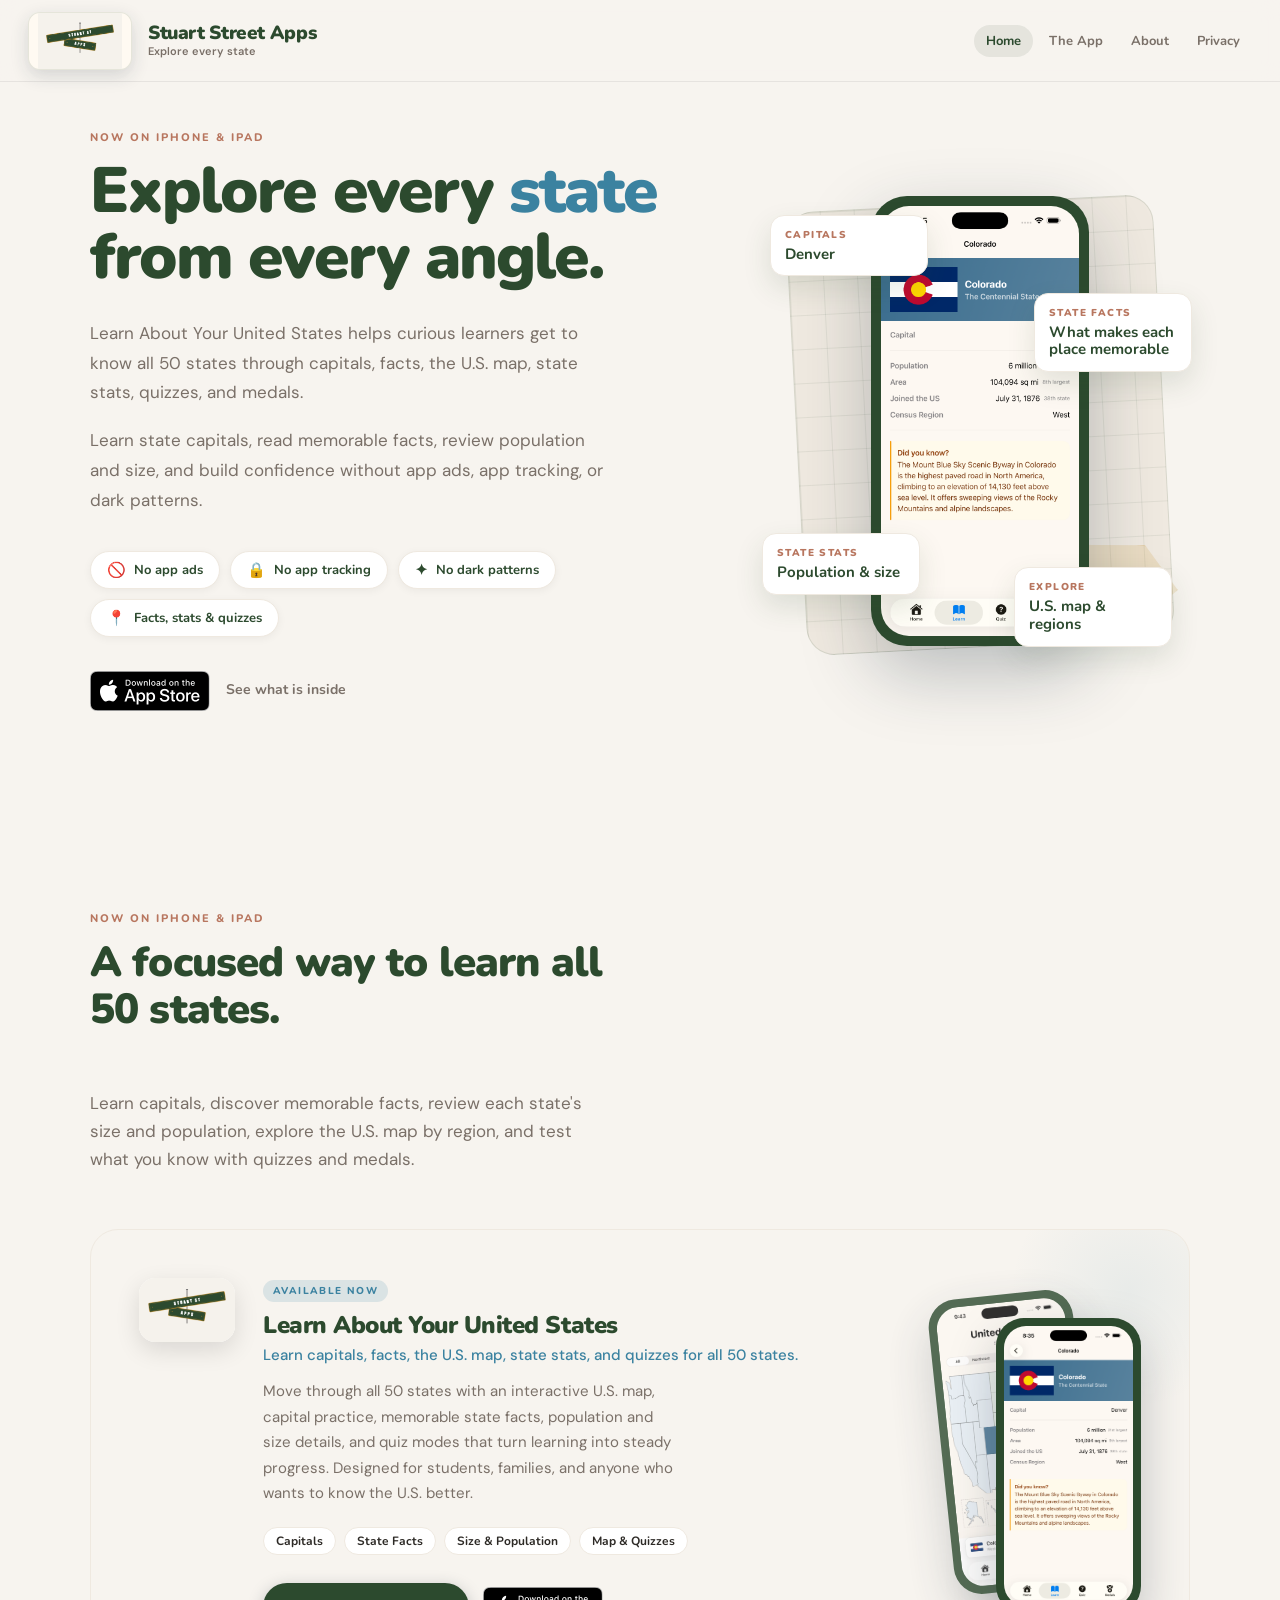
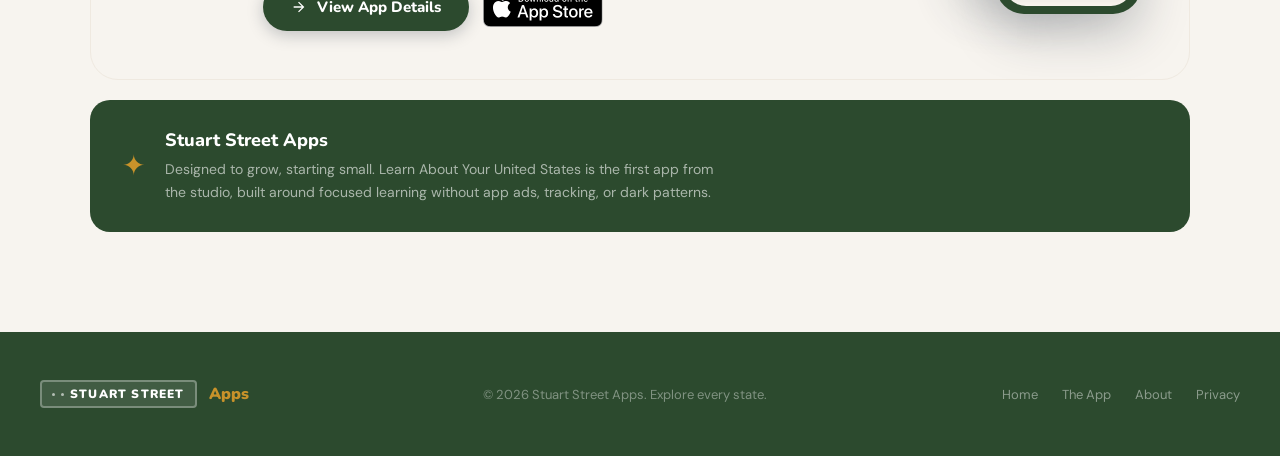
<file: index.html>
<!DOCTYPE html>
<html lang="en">
<head>
<meta charset="UTF-8">
<meta name="viewport" content="width=device-width, initial-scale=1.0">
<meta name="description" content="Learn About Your United States helps curious learners explore all 50 states through capitals, facts, the U.S. map, state stats, quizzes, and medals.">
<meta property="og:title" content="Learn About Your United States — Explore Every State">
<meta property="og:description" content="Explore all 50 states with capitals, facts, the U.S. map, size and population details, quizzes, and medals. No app ads, no app tracking.">
<meta property="og:type" content="website">
<meta name="twitter:card" content="summary">
<meta name="twitter:title" content="Learn About Your United States — Explore Every State">
<meta name="twitter:description" content="Explore all 50 states with capitals, facts, the U.S. map, state stats, quizzes, and medals.">
<title>Learn About Your United States — Explore Every State</title>
<link rel="preconnect" href="https://fonts.googleapis.com">
<link rel="preconnect" href="https://fonts.gstatic.com" crossorigin>
<link href="https://fonts.googleapis.com/css2?family=Nunito:wght@400;600;700;800;900&amp;family=DM+Sans:wght@300;400;500&amp;display=swap" rel="stylesheet">
<link rel="canonical" href="https://www.stuartstreetapps.com/">
<link rel="stylesheet" href="styles.css">
<link rel="icon" type="image/png" href="images/favicon.png">
<link rel="apple-touch-icon" href="images/logo.png">

<script type="application/ld+json">
{
  "@context":"https://schema.org",
  "@type":"Organization",
  "name":"Stuart Street Apps",
  "url":"https://www.stuartstreetapps.com",
  "logo":"https://www.stuartstreetapps.com/images/logo.png",
  "foundingDate":"2025",
  "address":{
    "@type":"PostalAddress",
    "addressLocality":"Arlington",
    "addressRegion":"VA",
    "addressCountry":"US"
  }
}
</script>

<script type="application/ld+json">
{
  "@context":"https://schema.org",
  "@type":"SoftwareApplication",
  "name":"Learn About Your United States",
  "url":"https://www.stuartstreetapps.com/united-states.html",
  "downloadUrl":"https://apps.apple.com/us/app/learn-about-your-united-states/id6752962821",
  "applicationCategory":"EducationalApplication",
  "operatingSystem":"iOS, iPadOS",
  "offers":{
    "@type":"Offer",
    "price":"0",
    "priceCurrency":"USD"
  },
  "publisher":{
    "@type":"Organization",
    "name":"Stuart Street Apps"
  }
}
</script>

<!-- Vercel Web Analytics -->
<script defer src="https://cdn.vercel-insights.com/v1/script.js"></script>

</head>
<body>

<!-- NAV -->
<nav>
  <a class="nav-logo" href="index.html">
    <img src="images/logo.png" alt="Stuart Street Apps Logo">
    <div class="nav-brand">
      <span class="nav-title">Stuart Street Apps</span>
      <span class="nav-tagline">Explore every state</span>
    </div>
  </a>
  <div class="nav-links">
    <a href="index.html" class="nav-link nav-link-active">Home</a>
    <a href="united-states.html" class="nav-link">The App</a>
    <a href="about.html" class="nav-link">About</a>
    <a href="privacy.html" class="nav-link">Privacy</a>
  </div>
</nav>

<!-- HOME HERO -->
<section class="studio-hero home-hero">
  <div class="studio-hero-inner">
    <div class="studio-hero-text">
      <div class="section-eyebrow">Now on iPhone &amp; iPad</div>
      <h1 class="studio-hero-title">
        Explore every <span class="accent">state</span> from every angle.
      </h1>
      <p class="studio-hero-body">
        Learn About Your United States helps curious learners get to know all 50 states through capitals, facts, the U.S. map, state stats, quizzes, and medals.
      </p>
      <p class="studio-hero-body">
        Learn state capitals, read memorable facts, review population and size, and build confidence without app ads, app tracking, or dark patterns.
      </p>
      <div class="studio-pillars">
        <div class="pillar">
          <span class="pillar-icon">🚫</span>
          <span>No app ads</span>
        </div>
        <div class="pillar">
          <span class="pillar-icon">🔒</span>
          <span>No app tracking</span>
        </div>
        <div class="pillar">
          <span class="pillar-icon">✦</span>
          <span>No dark patterns</span>
        </div>
        <div class="pillar">
          <span class="pillar-icon">📍</span>
          <span>Facts, stats &amp; quizzes</span>
        </div>
      </div>
      <div class="hero-actions studio-actions">
        <a href="https://apps.apple.com/us/app/learn-about-your-united-states/id6752962821" target="_blank" rel="noopener noreferrer" class="app-store-link" aria-label="Download Learn About Your United States on the App Store"><img src="images/app-store-badge.png" alt="Download on the App Store" class="app-store-badge"></a>
        <a href="united-states.html" class="btn-secondary">See what is inside</a>
      </div>
    </div>

    <div class="studio-hero-mark home-app-showcase">
      <div class="showcase-phone">
        <img src="images/iphone-stateDetails.png" alt="Colorado state details screen in Learn About Your United States">
      </div>
      <div class="learning-cues" aria-label="Ways to learn">
        <div class="learning-cue cue-capitals">
          <span>Capitals</span>
          <strong>Denver</strong>
        </div>
        <div class="learning-cue cue-facts">
          <span>State Facts</span>
          <strong>What makes each place memorable</strong>
        </div>
        <div class="learning-cue cue-compare">
          <span>State Stats</span>
          <strong>Population &amp; size</strong>
        </div>
        <div class="learning-cue cue-map">
          <span>Explore</span>
          <strong>U.S. map &amp; regions</strong>
        </div>
      </div>
    </div>
  </div>

</section>

<!-- FEATURED APP -->
<section class="our-apps">
  <div class="our-apps-inner">
    <div class="our-apps-header">
      <div class="section-eyebrow">Now on iPhone &amp; iPad</div>
      <h2 class="section-title">A focused way to learn all 50 states.</h2>
      <p class="our-apps-sub">Learn capitals, discover memorable facts, review each state's size and population, explore the U.S. map by region, and test what you know with quizzes and medals.</p>
    </div>

    <div class="app-card">
      <div class="app-card-left">
        <div class="app-card-icon">
          <img src="images/logo.png" alt="Stuart Street Apps logo">
        </div>
        <div class="app-card-meta">
          <div class="app-card-badge">Available Now</div>
          <h3 class="app-card-title">Learn About Your United States</h3>
          <p class="app-card-tagline">Learn capitals, facts, the U.S. map, state stats, and quizzes for all 50 states.</p>
          <p class="app-card-desc">Move through all 50 states with an interactive U.S. map, capital practice, memorable state facts, population and size details, and quiz modes that turn learning into steady progress. Designed for students, families, and anyone who wants to know the U.S. better.</p>
          <div class="app-card-tags">
            <span class="tag">Capitals</span>
            <span class="tag">State Facts</span>
            <span class="tag">Size &amp; Population</span>
            <span class="tag">Map &amp; Quizzes</span>
          </div>
          <div class="app-card-actions">
            <a href="united-states.html" class="btn-primary">
              <svg width="16" height="16" viewBox="0 0 24 24" fill="none"><path d="M12 4l-1.41 1.41L16.17 11H4v2h12.17l-5.58 5.59L12 20l8-8-8-8z" fill="currentColor"/></svg>
              View App Details
            </a>
<a href="https://apps.apple.com/us/app/learn-about-your-united-states/id6752962821" target="_blank" rel="noopener noreferrer" class="app-store-link" aria-label="Download Learn About Your United States on the App Store">
              <img src="images/app-store-badge.png" alt="Download on the App Store" class="app-store-badge">
            </a>
          </div>
        </div>
      </div>
      <div class="app-card-right">
        <div class="app-card-phones">
          <div class="app-phone app-phone-back">
            <img src="images/iphone-map.png" alt="Interactive U.S. map">
          </div>
          <div class="app-phone app-phone-front">
            <img src="images/iphone-stateDetails.png" alt="Colorado state details screen">
          </div>
        </div>
      </div>
    </div>

    <div class="coming-soon-card studio-note-card">
      <div class="coming-soon-icon">✦</div>
      <div>
        <h3>Stuart Street Apps</h3>
        <p>Designed to grow, starting small. Learn About Your United States is the first app from the studio, built around focused learning without app ads, tracking, or dark patterns.</p>
      </div>
    </div>

  </div>
</section>

<!-- FOOTER -->
<footer>
  <div class="footer-logo">
    <div class="footer-sign">
      <span class="bolt"></span>
      <span class="bolt"></span>
      <span class="footer-sign-text">Stuart Street</span>
    </div>
    <span class="footer-apps">Apps</span>
  </div>
  <p>&copy; 2026 Stuart Street Apps. Explore every state.</p>
  <div class="footer-links">
    <a href="index.html">Home</a>
    <a href="united-states.html">The App</a>
    <a href="about.html">About</a>
    <a href="privacy.html">Privacy</a>
  </div>
</footer>

</body>
</html>
</file>
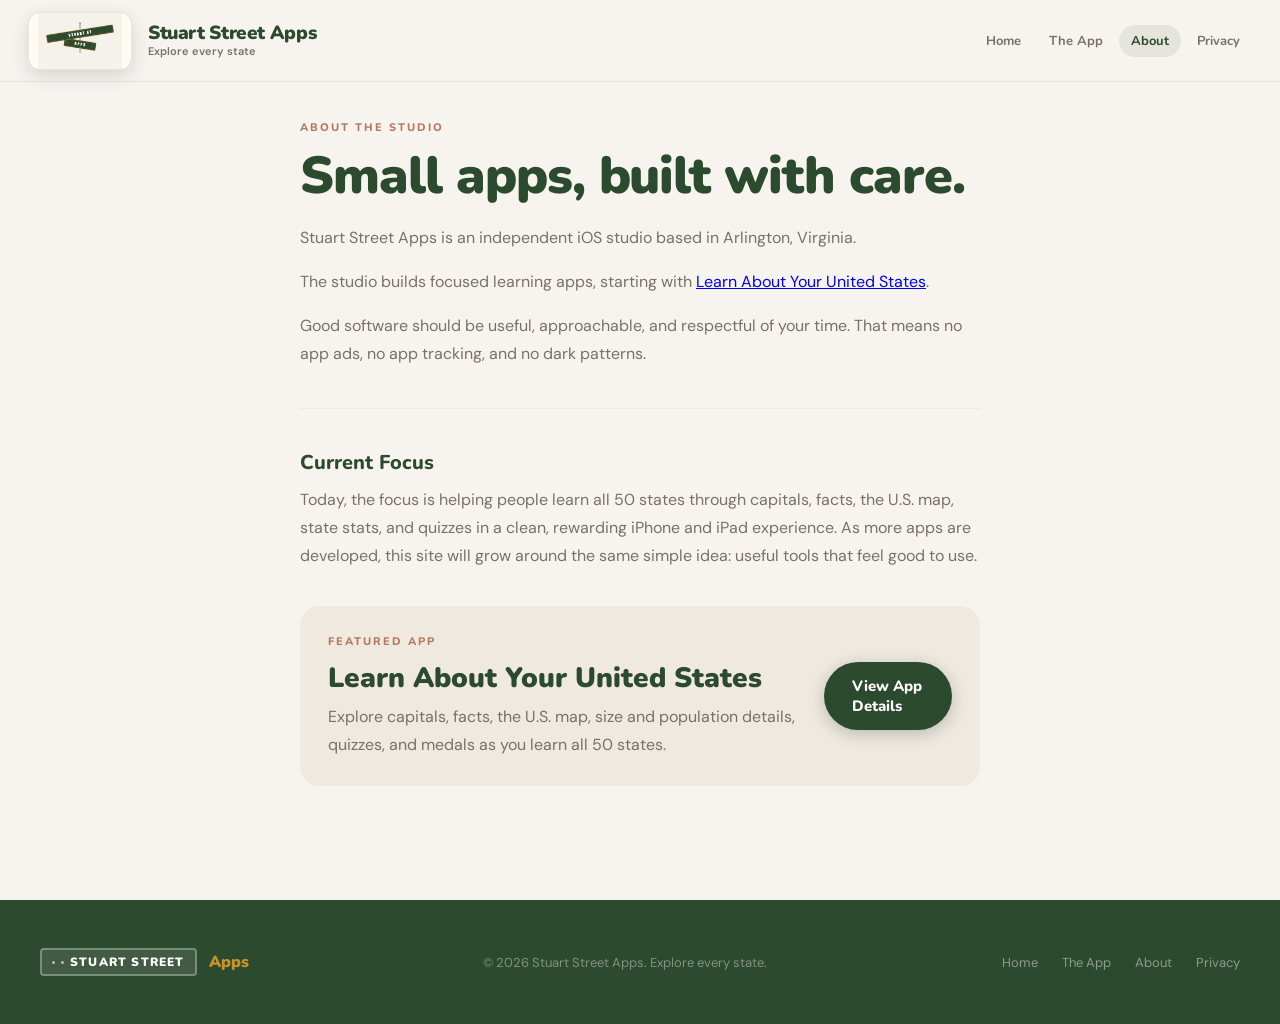
<file: about.html>
<!DOCTYPE html>
<html lang="en">
<head>
<meta charset="UTF-8">
<meta name="viewport" content="width=device-width, initial-scale=1.0">
<meta name="description" content="About Stuart Street Apps, an independent iOS studio based in Arlington, Virginia.">
<meta property="og:title" content="About Stuart Street Apps">
<meta property="og:description" content="An independent iOS studio behind Learn About Your United States, an app for exploring all 50 states.">
<meta property="og:type" content="website">
<meta name="twitter:card" content="summary">
<title>About Stuart Street Apps</title>
<link rel="preconnect" href="https://fonts.googleapis.com">
<link rel="preconnect" href="https://fonts.gstatic.com" crossorigin>
<link href="https://fonts.googleapis.com/css2?family=Nunito:wght@400;600;700;800;900&amp;family=DM+Sans:wght@300;400;500&amp;display=swap" rel="stylesheet">
<link rel="canonical" href="https://www.stuartstreetapps.com/about.html">
<link rel="stylesheet" href="styles.css">
<link rel="icon" type="image/png" href="images/favicon.png">
<link rel="apple-touch-icon" href="images/logo.png">
</head>
<body>

<!-- NAV -->
<nav>
  <a class="nav-logo" href="index.html">
    <img src="images/logo.png" alt="Stuart Street Apps Logo">
    <div class="nav-brand">
      <span class="nav-title">Stuart Street Apps</span>
      <span class="nav-tagline">Explore every state</span>
    </div>
  </a>
  <div class="nav-links">
    <a href="index.html" class="nav-link">Home</a>
    <a href="united-states.html" class="nav-link">The App</a>
    <a href="about.html" class="nav-link nav-link-active">About</a>
    <a href="privacy.html" class="nav-link">Privacy</a>
  </div>
</nav>

<!-- ABOUT CONTENT -->
<section class="simple-page about-page">
  <div class="simple-page-inner">
    <div class="section-eyebrow">About the studio</div>
    <h1 class="simple-page-title">Small apps, built with care.</h1>
    <p class="simple-page-lead">Stuart Street Apps is an independent iOS studio based in Arlington, Virginia.</p>

    <p>The studio builds focused learning apps, starting with <a href="united-states.html">Learn About Your United States</a>.</p>
    <p>Good software should be useful, approachable, and respectful of your time. That means no app ads, no app tracking, and no dark patterns.</p>

    <hr class="simple-divider">

    <h2 class="simple-section-heading">Current Focus</h2>
    <p>Today, the focus is helping people learn all 50 states through capitals, facts, the U.S. map, state stats, and quizzes in a clean, rewarding iPhone and iPad experience. As more apps are developed, this site will grow around the same simple idea: useful tools that feel good to use.</p>

    <div class="about-app-callout">
      <div>
        <div class="section-eyebrow">Featured app</div>
        <h2>Learn About Your United States</h2>
        <p>Explore capitals, facts, the U.S. map, size and population details, quizzes, and medals as you learn all 50 states.</p>
      </div>
      <a href="united-states.html" class="btn-primary">View App Details</a>
    </div>

  </div>
</section>

<!-- FOOTER -->
<footer>
  <div class="footer-logo">
    <div class="footer-sign">
      <span class="bolt"></span>
      <span class="bolt"></span>
      <span class="footer-sign-text">Stuart Street</span>
    </div>
    <span class="footer-apps">Apps</span>
  </div>
  <p>&copy; 2026 Stuart Street Apps. Explore every state.</p>
  <div class="footer-links">
    <a href="index.html">Home</a>
    <a href="united-states.html">The App</a>
    <a href="about.html">About</a>
    <a href="privacy.html">Privacy</a>
  </div>
</footer>

</body>
</html>
</file>
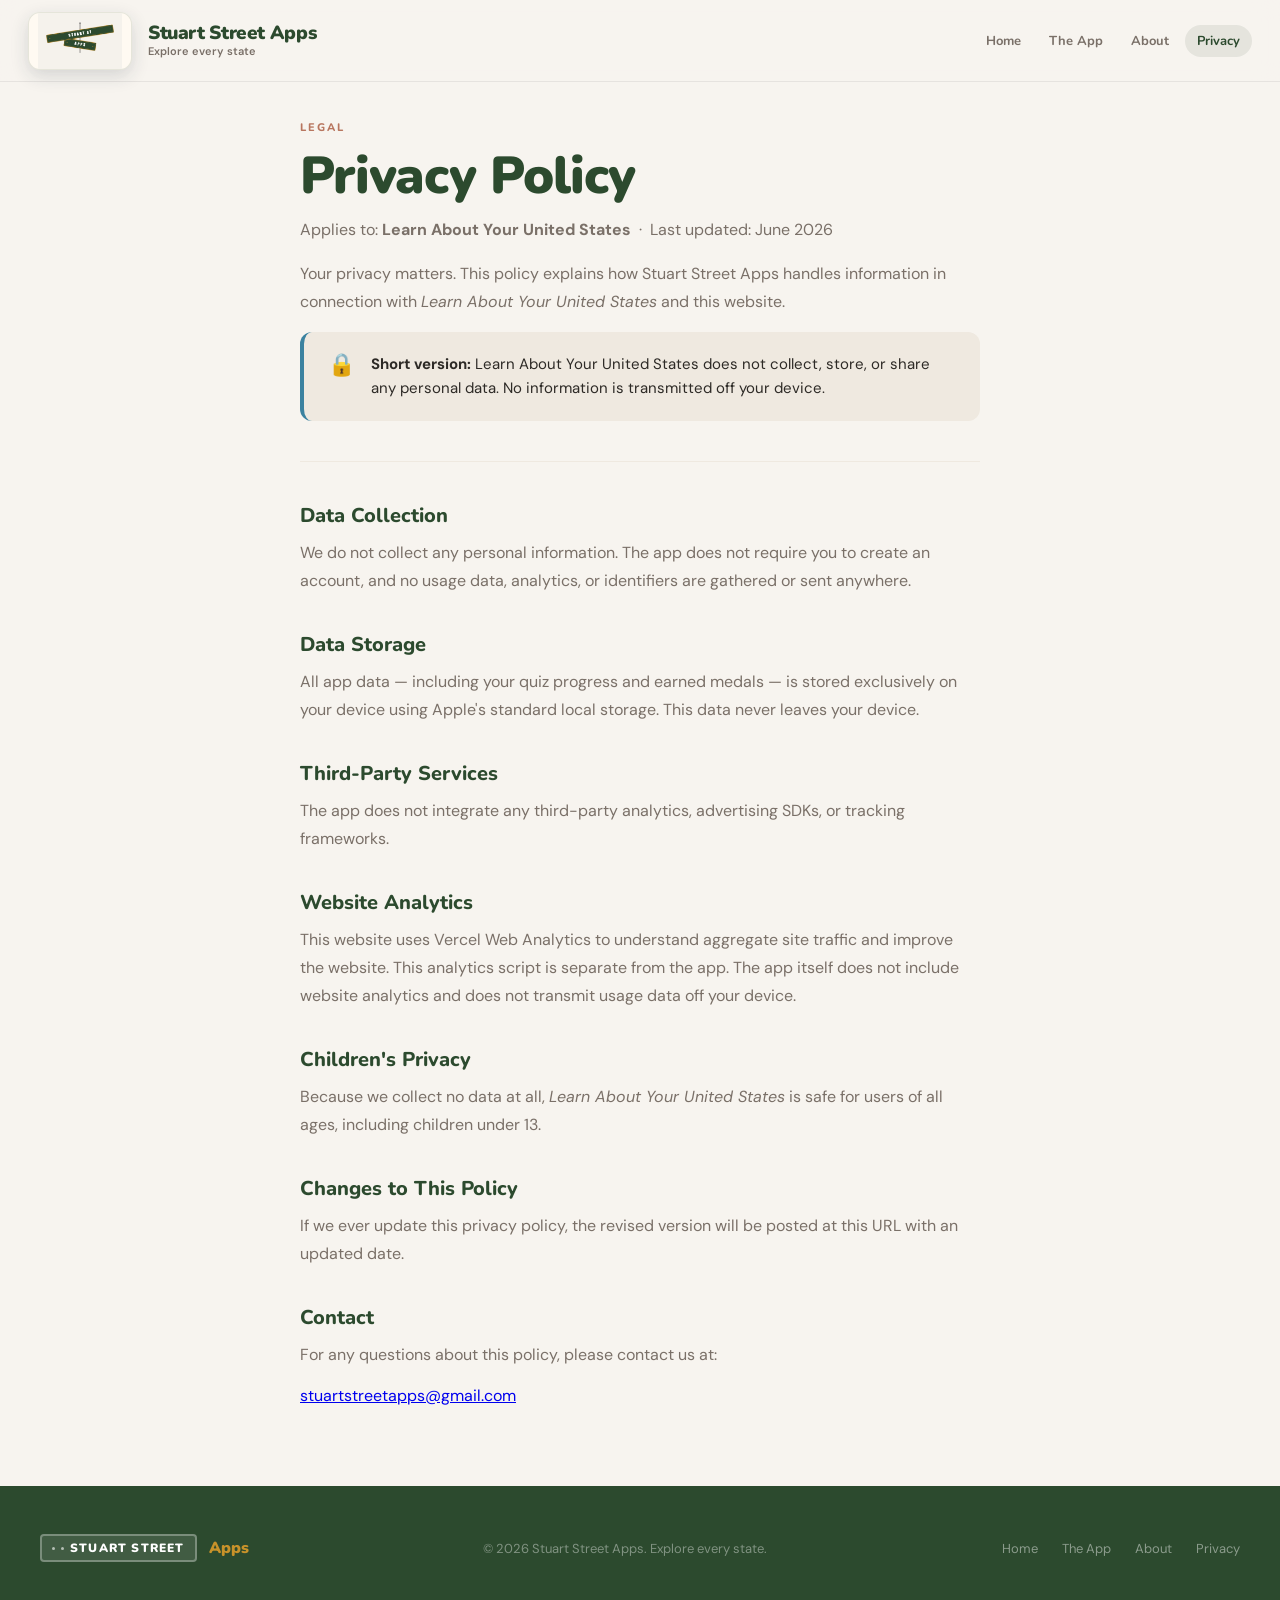
<file: privacy.html>
<!DOCTYPE html>
<html lang="en">
<head>
<meta charset="UTF-8">
<meta name="viewport" content="width=device-width, initial-scale=1.0">
<meta name="description" content="Privacy Policy for Learn About Your United States by Stuart Street Apps.">
<meta property="og:title" content="Privacy Policy — Stuart Street Apps">
<meta property="og:description" content="Privacy Policy for Learn About Your United States by Stuart Street Apps.">
<meta property="og:type" content="website">
<meta name="twitter:card" content="summary">
<title>Privacy Policy — Stuart Street Apps</title>
<link rel="preconnect" href="https://fonts.googleapis.com">
<link rel="preconnect" href="https://fonts.gstatic.com" crossorigin>
<link href="https://fonts.googleapis.com/css2?family=Nunito:wght@400;600;700;800;900&amp;family=DM+Sans:wght@300;400;500&amp;display=swap" rel="stylesheet">
<link rel="canonical" href="https://www.stuartstreetapps.com/privacy.html">
<link rel="stylesheet" href="styles.css">
<link rel="icon" type="image/png" href="images/favicon.png">
<link rel="apple-touch-icon" href="images/logo.png">

<script type="application/ld+json">
{
  "@context":"https://schema.org",
  "@type":"WebPage",
  "name":"Privacy Policy — Stuart Street Apps",
  "url":"https://www.stuartstreetapps.com/privacy.html",
  "isPartOf":{
    "@type":"WebSite",
    "name":"Stuart Street Apps",
    "url":"https://www.stuartstreetapps.com"
  }
}
</script>

</head>
<body>

<!-- NAV -->
<nav>
  <a class="nav-logo" href="index.html">
    <img src="images/logo.png" alt="Stuart Street Apps Logo">
    <div class="nav-brand">
      <span class="nav-title">Stuart Street Apps</span>
      <span class="nav-tagline">Explore every state</span>
    </div>
  </a>
  <div class="nav-links">
    <a href="index.html" class="nav-link">Home</a>
    <a href="united-states.html" class="nav-link">The App</a>
    <a href="about.html" class="nav-link">About</a>
    <a href="privacy.html" class="nav-link nav-link-active">Privacy</a>
  </div>
</nav>

<!-- PRIVACY CONTENT -->
<section class="simple-page">
  <div class="simple-page-inner">
    <div class="section-eyebrow">Legal</div>
    <h1 class="simple-page-title">Privacy Policy</h1>
    <p class="simple-page-meta">Applies to: <strong>Learn About Your United States</strong> &nbsp;·&nbsp; Last updated: June 2026</p>

    <p class="simple-page-lead">Your privacy matters. This policy explains how Stuart Street Apps handles information in connection with <em>Learn About Your United States</em> and this website.</p>

    <div class="privacy-highlight">
      <span class="privacy-highlight-icon">🔒</span>
      <p><strong>Short version:</strong> Learn About Your United States does not collect, store, or share any personal data. No information is transmitted off your device.</p>
    </div>

    <hr class="simple-divider">

    <h2 class="simple-section-heading">Data Collection</h2>
    <p>We do not collect any personal information. The app does not require you to create an account, and no usage data, analytics, or identifiers are gathered or sent anywhere.</p>

    <h2 class="simple-section-heading">Data Storage</h2>
    <p>All app data — including your quiz progress and earned medals — is stored exclusively on your device using Apple's standard local storage. This data never leaves your device.</p>

    <h2 class="simple-section-heading">Third-Party Services</h2>
    <p>The app does not integrate any third-party analytics, advertising SDKs, or tracking frameworks.</p>

    <h2 class="simple-section-heading">Website Analytics</h2>
    <p>This website uses Vercel Web Analytics to understand aggregate site traffic and improve the website. This analytics script is separate from the app. The app itself does not include website analytics and does not transmit usage data off your device.</p>

    <h2 class="simple-section-heading">Children's Privacy</h2>
    <p>Because we collect no data at all, <em>Learn About Your United States</em> is safe for users of all ages, including children under 13.</p>

    <h2 class="simple-section-heading">Changes to This Policy</h2>
    <p>If we ever update this privacy policy, the revised version will be posted at this URL with an updated date.</p>

    <h2 class="simple-section-heading">Contact</h2>
    <p>For any questions about this policy, please contact us at:</p>
    <a href="mailto:stuartstreetapps@gmail.com" class="support-email">stuartstreetapps@gmail.com</a>

  </div>
</section>

<!-- FOOTER -->
<footer>
  <div class="footer-logo">
    <div class="footer-sign">
      <span class="bolt"></span>
      <span class="bolt"></span>
      <span class="footer-sign-text">Stuart Street</span>
    </div>
    <span class="footer-apps">Apps</span>
  </div>
  <p>&copy; 2026 Stuart Street Apps. Explore every state.</p>
  <div class="footer-links">
    <a href="index.html">Home</a>
    <a href="united-states.html">The App</a>
    <a href="about.html">About</a>
    <a href="privacy.html">Privacy</a>
  </div>
</footer>

</body>
</html>
</file>
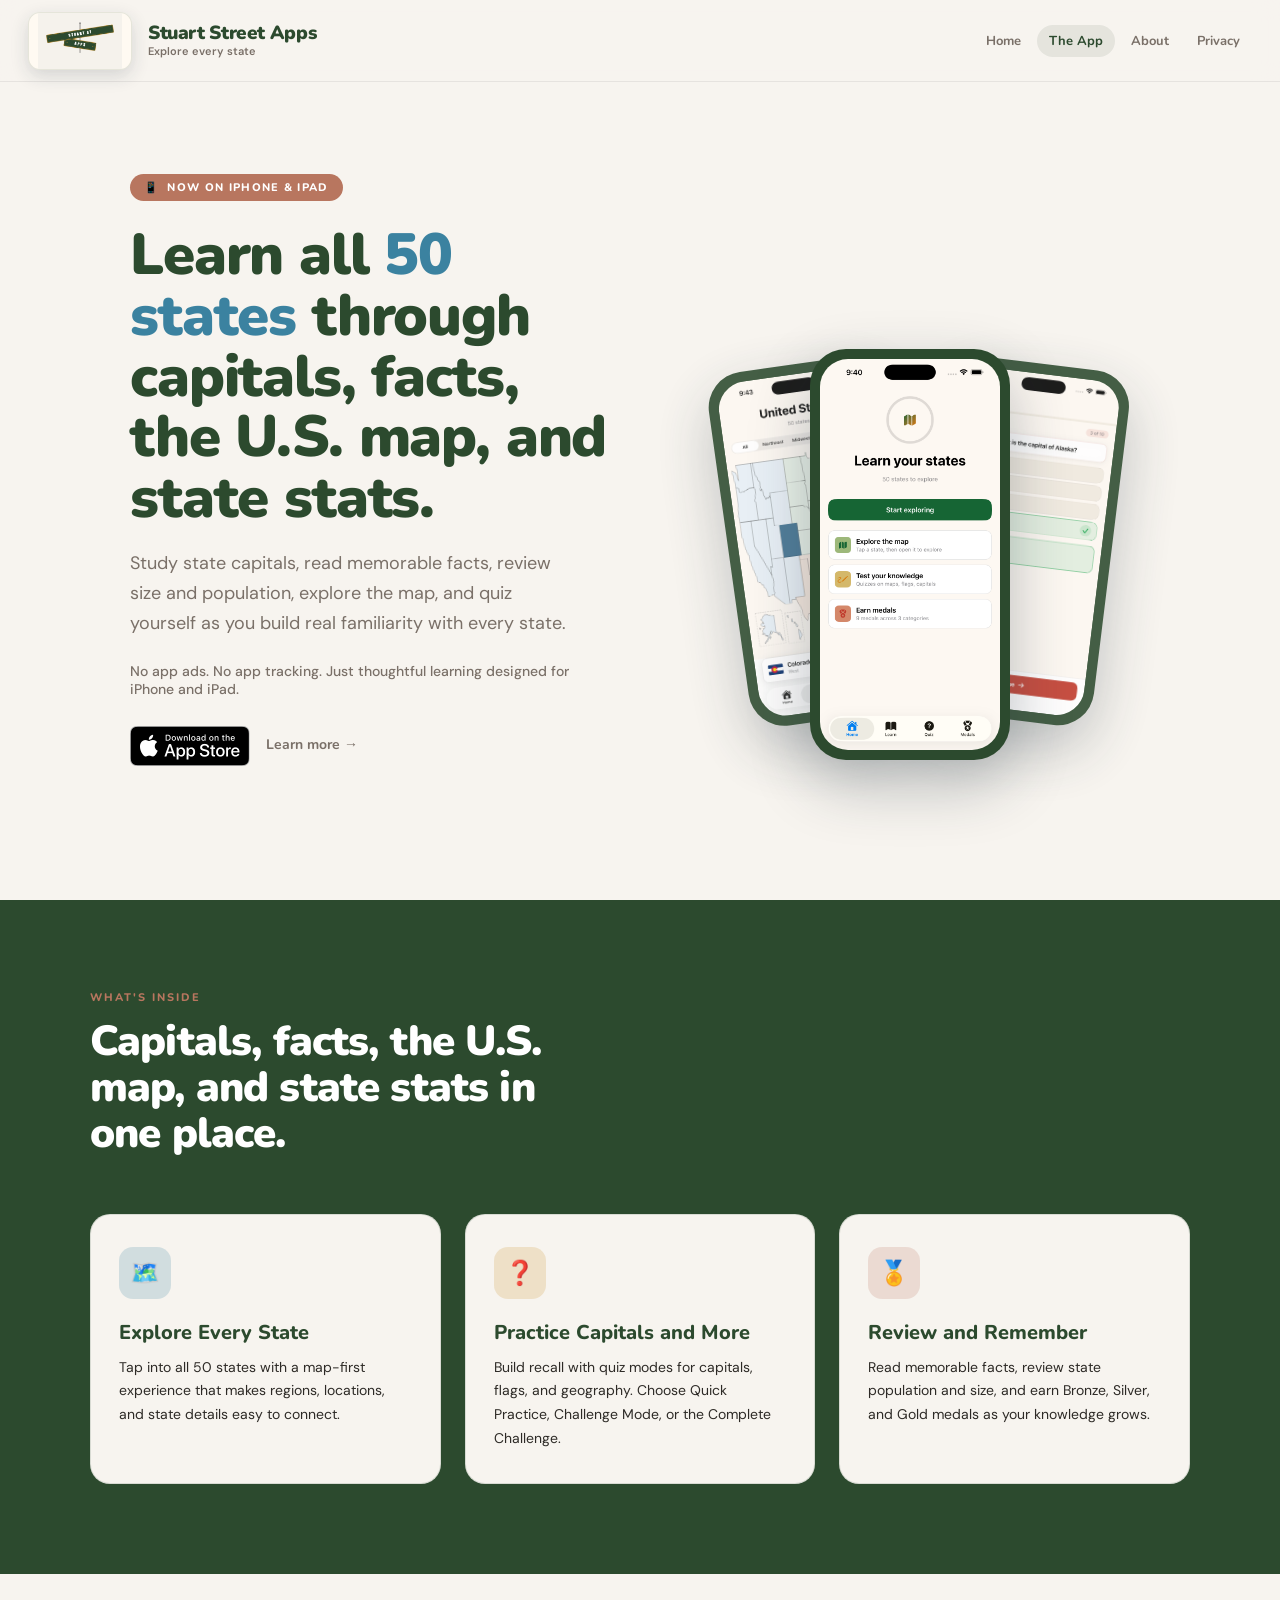
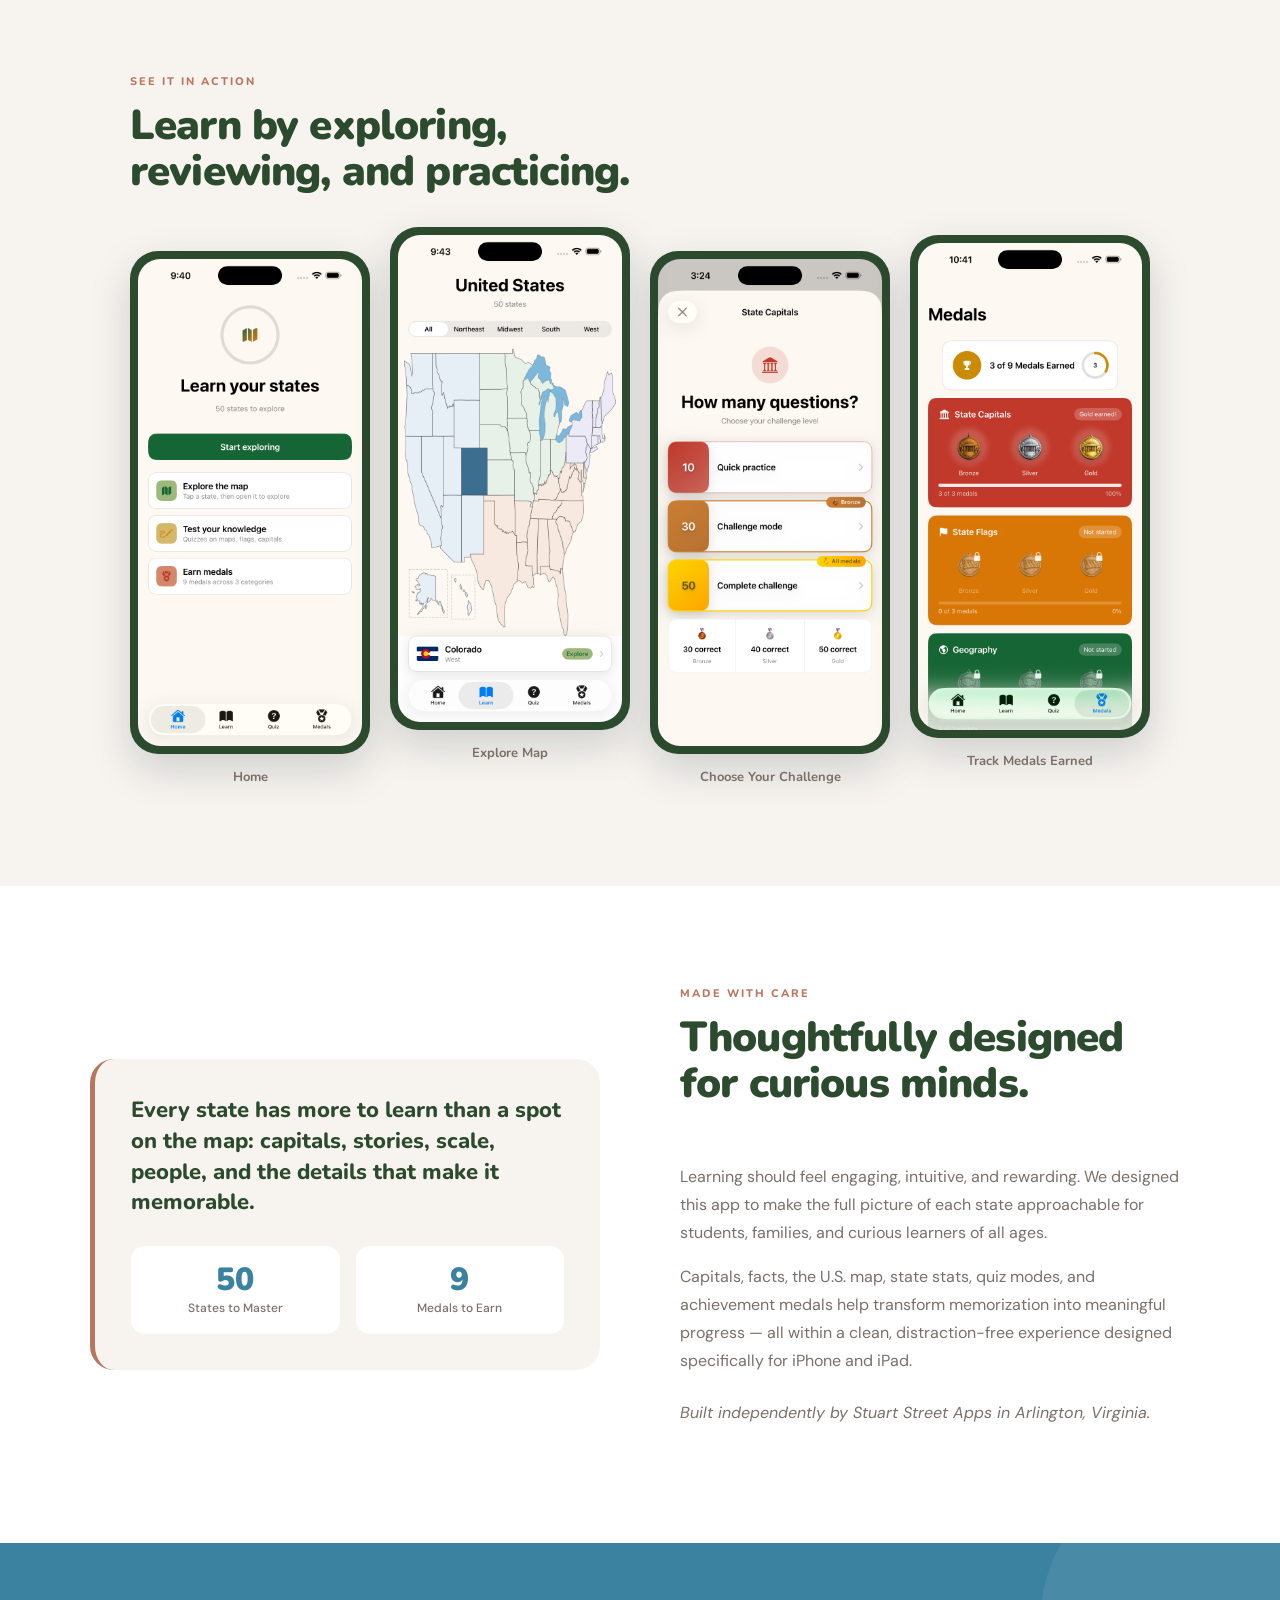
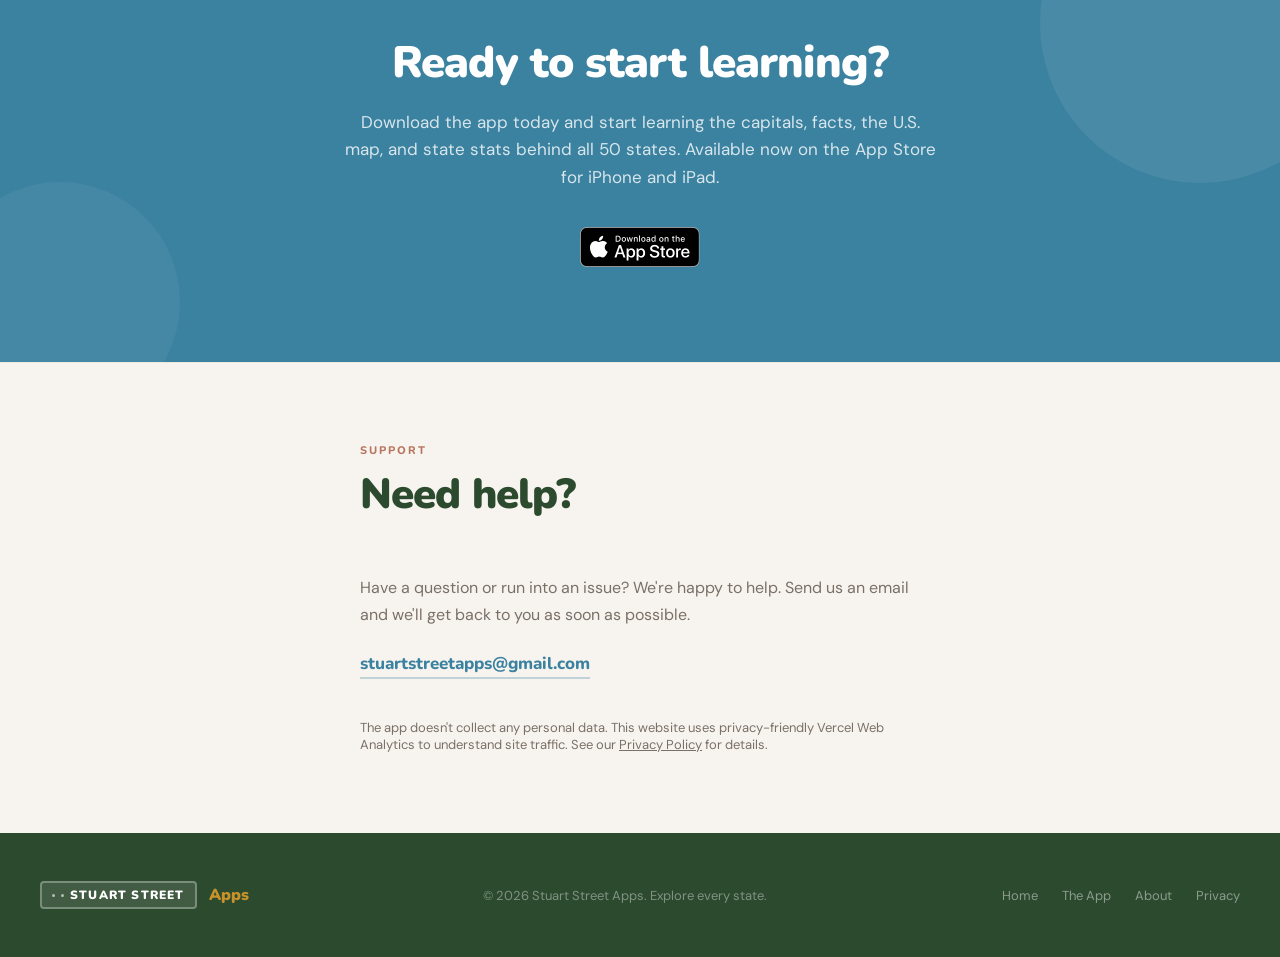
<file: united-states.html>
<!DOCTYPE html>
<html lang="en">
<head>
<meta charset="UTF-8">
<meta name="viewport" content="width=device-width, initial-scale=1.0">
<meta name="description" content="Learn all 50 U.S. states with capitals, memorable facts, an interactive U.S. map, size and population details, quizzes, and medal achievements.">
<meta property="og:title" content="Learn About Your United States — Stuart Street Apps">
<meta property="og:description" content="Master all 50 states through capitals, facts, the U.S. map, state stats, quizzes, and 9 medals to earn. No app ads, no app tracking.">
<meta property="og:type" content="website">
<meta name="twitter:card" content="summary">
<meta name="twitter:title" content="Learn About Your United States — Stuart Street Apps">
<meta name="twitter:description" content="Master all 50 states through capitals, facts, the U.S. map, state stats, quizzes, and medals.">

<title>Learn About Your United States — Stuart Street Apps</title>

<!-- Preconnect for performance -->
<link rel="preconnect" href="https://fonts.googleapis.com">
<link rel="preconnect" href="https://fonts.gstatic.com" crossorigin>

<link href="https://fonts.googleapis.com/css2?family=Nunito:wght@400;600;700;800;900&amp;family=DM+Sans:wght@300;400;500&amp;display=swap" rel="stylesheet">
<link rel="canonical" href="https://www.stuartstreetapps.com/united-states.html">
<link rel="stylesheet" href="styles.css">
<link rel="icon" type="image/png" href="images/favicon.png">
<link rel="apple-touch-icon" href="images/logo.png">

<script type="application/ld+json">
{
  "@context":"https://schema.org",
  "@type":"SoftwareApplication",
  "name":"Learn About Your United States",
  "url":"https://www.stuartstreetapps.com/united-states.html",
  "downloadUrl":"https://apps.apple.com/us/app/learn-about-your-united-states/id6752962821",
  "applicationCategory":"EducationalApplication",
  "operatingSystem":"iOS, iPadOS",
  "offers":{
    "@type":"Offer",
    "price":"0",
    "priceCurrency":"USD"
  },
  "publisher":{
    "@type":"Organization",
    "name":"Stuart Street Apps",
    "url":"https://www.stuartstreetapps.com"
  }
}
</script>

</head>
<body>

<!-- NAV -->
<nav>
  <a class="nav-logo" href="index.html">
    <img src="images/logo.png" alt="Stuart Street Apps Logo">
    <div class="nav-brand">
      <span class="nav-title">Stuart Street Apps</span>
      <span class="nav-tagline">Explore every state</span>
    </div>
  </a>
  <div class="nav-links">
    <a href="index.html" class="nav-link">Home</a>
    <a href="united-states.html" class="nav-link nav-link-active">The App</a>
    <a href="about.html" class="nav-link">About</a>
    <a href="privacy.html" class="nav-link">Privacy</a>
  </div>
</nav>

<!-- HERO -->
<section class="hero">
  <div class="hero-left">
    <div class="hero-badge">
      <span>📱</span> Now on iPhone &amp; iPad
    </div>
<h1 class="hero-title">
  Learn all <span class="accent">50 states</span> through capitals, facts, the U.S. map, and state stats.
</h1>
    <p class="hero-sub">
      Study state capitals, read memorable facts, review size and population, explore the map, and quiz yourself as you build real familiarity with every state.
    </p>
<p class="hero-trust">
      No app ads. No app tracking. Just thoughtful learning designed for iPhone and iPad.
</p>
    <div class="hero-actions">
      <a href="https://apps.apple.com/us/app/learn-about-your-united-states/id6752962821" target="_blank" rel="noopener noreferrer" class="app-store-link">
        <img src="images/app-store-badge.png" alt="Download on the App Store" class="app-store-badge">
      </a>
      <a href="#features" class="btn-secondary">Learn more →</a>
    </div>
  </div>

  <div class="hero-right">
    <div class="phone-frame phone-2">
      <img src="images/iphone-map.png" alt="Explore U.S. map with regional filters">
    </div>
    <div class="phone-frame phone-3">
      <img src="images/iphone-capitalQuiz.png" alt="Capital Quiz">
    </div>
    <div class="phone-frame phone-1">
      <img src="images/iphone-home.png" alt="App home screen">
    </div>
  </div>
</section>

<!-- FEATURES -->
<section class="features" id="features">
  <div class="features-inner">
    <div class="section-eyebrow">What's inside</div>
    <h2 class="section-title">Capitals, facts, the U.S. map, and state stats in one place.</h2>
    <div class="features-grid">
      <div class="feature-card">
        <div class="feature-icon" style="background:rgba(59,130,160,0.2);">🗺️</div>
        <h3>Explore Every State</h3><p>Tap into all 50 states with a map-first experience that makes regions, locations, and state details easy to connect.</p>
      </div>
      <div class="feature-card">
        <div class="feature-icon" style="background:rgba(200,146,42,0.2);">❓</div>
        <h3>Practice Capitals and More</h3><p>Build recall with quiz modes for capitals, flags, and geography. Choose Quick Practice, Challenge Mode, or the Complete Challenge.</p>
      </div>
      <div class="feature-card">
        <div class="feature-icon" style="background:rgba(184,118,95,0.2);">🏅</div>
        <h3>Review and Remember</h3><p>Read memorable facts, review state population and size, and earn Bronze, Silver, and Gold medals as your knowledge grows.</p>
      </div>
    </div>
  </div>
</section>

<!-- SCREENSHOTS -->
<section class="screenshots" id="screenshots">
  <div class="screenshots-header">
    <div class="section-eyebrow">See it in action</div>
    <h2 class="section-title">Learn by exploring, reviewing, and practicing.</h2>
  </div>
  <div class="screenshots-grid">
    <div class="screenshot-item">
      <div class="screenshot-frame">
        <img src="images/iphone-home.png" alt="App home screen showing explore map, quiz modes, and medal progress" loading="lazy">
      </div>
      <div class="screenshot-label">Home</div>
    </div>
    <div class="screenshot-item">
      <div class="screenshot-frame">
        <img src="images/iphone-map.png" alt="Interactive U.S. map with Colorado selected" loading="lazy">
      </div>
      <div class="screenshot-label">Explore Map</div>
    </div>
    <div class="screenshot-item">
      <div class="screenshot-frame">
        <img src="images/iphone-quizLength.png" alt="Quiz length selection screen with Quick, Challenge, and Complete modes" loading="lazy">
      </div>
      <div class="screenshot-label">Choose Your Challenge</div>
    </div>
    <div class="screenshot-item">
      <div class="screenshot-frame">
        <img src="images/iphone-medals.png" alt="Medal achievements showing Bronze, Silver, and Gold progress" loading="lazy">
      </div>
      <div class="screenshot-label">Track Medals Earned</div>
    </div>
  </div>
</section>

<!-- ABOUT -->
<section class="about" id="about">
  <div class="about-inner">
    <div class="about-visual">
      <div class="about-card">
        <div class="about-card-quote">
          Every state has more to learn than a spot on the map: capitals, stories, scale, people, and the details that make it memorable.
        </div>
        <div class="about-stats">
          <div class="stat">
            <div class="stat-num">50</div>
            <div class="stat-label">States to Master</div>
          </div>
          <div class="stat">
            <div class="stat-num">9</div>
            <div class="stat-label">Medals to Earn</div>
          </div>
        </div>
      </div>
    </div>
    
    <div class="about-text">
      <div class="section-eyebrow">Made with care</div>
      <h2 class="section-title">Thoughtfully designed for curious minds.</h2>
      <p>Learning should feel engaging, intuitive, and rewarding. We designed this app to make the full picture of each state approachable for students, families, and curious learners of all ages.</p>
      <p>Capitals, facts, the U.S. map, state stats, quiz modes, and achievement medals help transform memorization into meaningful progress — all within a clean, distraction-free experience designed specifically for iPhone and iPad.</p>
      <p class="founder-note">Built independently by Stuart Street Apps in Arlington, Virginia.</p>
    </div>
  </div>
</section>


<!-- DOWNLOAD CTA -->
<section class="download" id="download">
  <div class="download-inner">
    <h2>Ready to start learning?</h2>
    <p>Download the app today and start learning the capitals, facts, the U.S. map, and state stats behind all 50 states. Available now on the App Store for iPhone and iPad.</p>
    <a href="https://apps.apple.com/us/app/learn-about-your-united-states/id6752962821" target="_blank" rel="noopener noreferrer" class="app-store-link app-store-link-centered" aria-label="Download Learn About Your United States on the App Store">
      <img src="images/app-store-badge.png" alt="Download on the App Store" class="app-store-badge">
    </a>
  </div>
</section>

<!-- SUPPORT -->
<section class="app-support" id="support">
  <div class="app-support-inner">
    <div class="section-eyebrow">Support</div>
    <h2 class="section-title">Need help?</h2>
    <p class="app-support-body">Have a question or run into an issue? We're happy to help. Send us an email and we'll get back to you as soon as possible.</p>
    <a href="mailto:stuartstreetapps@gmail.com" class="app-support-email">stuartstreetapps@gmail.com</a>
    <p class="app-support-privacy">The app doesn't collect any personal data. This website uses privacy-friendly Vercel Web Analytics to understand site traffic. See our <a href="privacy.html">Privacy Policy</a> for details.</p>
  </div>
</section>

<!-- FOOTER -->
<footer>
  <div class="footer-logo">
    <div class="footer-sign">
      <span class="bolt"></span>
      <span class="bolt"></span>
      <span class="footer-sign-text">Stuart Street</span>
    </div>
    <span class="footer-apps">Apps</span>
  </div>
  <p>&copy; 2026 Stuart Street Apps. Explore every state.</p>
  <div class="footer-links">
    <a href="index.html">Home</a>
    <a href="united-states.html">The App</a>
    <a href="about.html">About</a>
    <a href="privacy.html">Privacy</a>
  </div>
</footer>

</body>
</html>
</file>
<file: styles.css>
:root {
    --blue:   #3B82A0;
    --sage:   #B8765F;
    --amber:  #C8922A;
    --navy:   #2C4A2E;
    --cream:  #F7F4EF;
    --cream2: #EFE9E0;
    --text:   #2D2A26;
    --muted:  #7A7068;
  }

  *, *::before, *::after { margin:0; padding:0; box-sizing:border-box; }

  html { scroll-behavior: smooth; }

  body {
    font-family: 'DM Sans', sans-serif;
    background: var(--cream);
    color: var(--text);
    overflow-x: hidden;

    -webkit-font-smoothing: antialiased;
  }

  /* ── NAV ── */
  nav {
    position: fixed; top: 0; left: 0; right: 0; z-index: 100;
    background: rgba(247,244,239,0.92);
    backdrop-filter: blur(12px);
    border-bottom: 1px solid rgba(0,0,0,0.07);
    padding: 0 28px;
    height: 82px;
    display: flex;
    align-items: center;
    justify-content: space-between;
  }

  .nav-logo {
    display: flex;
    align-items: center;
    gap: 16px;
    text-decoration: none;
  }

  .nav-logo img {
    width: 104px;
    height: 58px;
    border-radius: 12px;
    display: block;
    object-fit: contain;
    background: #fffaf2;
    border: 1px solid rgba(44,74,46,0.12);
    box-shadow: 0 6px 18px rgba(30,45,61,.16);
  }

  .nav-brand {
    display: flex;
    flex-direction: column;
    line-height: 1.05;
  }

  .nav-title {
    font-family: 'Nunito', sans-serif;
    font-weight: 900;
    font-size: 19px;
    color: var(--navy);
    letter-spacing: -.02em;
  }

  .nav-tagline {
    font-size: 11px;
    color: var(--muted);
    font-weight: 600;
    margin-top: 2px;
  }

  /* ── NAV LINKS ── */
  .nav-links {
    display: flex;
    align-items: center;
    gap: 4px;
  }

  .nav-link {
    font-family: 'Nunito', sans-serif;
    font-weight: 700;
    font-size: 13px;
    color: var(--muted);
    text-decoration: none;
    padding: 7px 12px;
    border-radius: 100px;
    transition: color 0.2s, background 0.2s;
  }
  .nav-link:hover { color: var(--navy); background: rgba(44,74,46,0.07); }
  .nav-link-active { color: var(--navy); background: rgba(44,74,46,0.09); }

  /* ── HERO ── */
  .hero {
    min-height: 100vh;
    padding: 120px 40px 80px;
    display: grid;
    grid-template-columns: 1fr 1fr;
    gap: 60px;
    align-items: center;
    max-width: 1100px;
    margin: 0 auto;
  }

  .hero-badge {
    display: inline-flex;
    align-items: center;
    gap: 8px;
    background: var(--sage);
    color: white;
    font-family: 'Nunito', sans-serif;
    font-weight: 800;
    font-size: 11px;
    letter-spacing: .12em;
    text-transform: uppercase;
    padding: 6px 14px;
    border-radius: 100px;
    margin-bottom: 24px;
  }

  .hero-title {
    font-family: 'Nunito', sans-serif;
    font-weight: 900;
    font-size: clamp(38px, 5vw, 58px);
    line-height: 1.05;
    letter-spacing: -.02em;
    color: var(--navy);
    margin-bottom: 20px;
  }
  .hero-title .accent { color: var(--blue); }

  .hero-sub {
    font-size: 18px;
    font-weight: 400;
    color: var(--muted);
    line-height: 1.65;
    max-width: 440px;
    margin-bottom: 36px;
  }

  .hero-actions {
    display: flex;
    gap: 16px;
    align-items: center;
    flex-wrap: wrap;
  }

.hero-trust {
  font-size: 14px;
  color: var(--muted);
  margin-top: -12px;
  margin-bottom: 28px;
  font-weight: 500;
}

  .btn-primary {
    display: inline-flex;
    align-items: center;
    gap: 10px;
    background: var(--navy);
    color: white;
    font-family: 'Nunito', sans-serif;
    font-weight: 800;
    font-size: 15px;
    padding: 14px 28px;
    border-radius: 100px;
    text-decoration: none;
    transition: background 0.2s, transform 0.15s, box-shadow 0.2s;
    box-shadow: 0 4px 16px rgba(30,45,61,.25);
  }
  .btn-primary:hover { background: var(--blue); transform: translateY(-2px); box-shadow: 0 8px 24px rgba(59,130,160,.35); }

  .btn-secondary {
    font-family: 'Nunito', sans-serif;
    font-weight: 700;
    font-size: 14px;
    color: var(--muted);
    text-decoration: none;
    border-bottom: 2px solid transparent;
    transition: color 0.2s, border-color 0.2s;
    padding-bottom: 2px;
  }
  .btn-secondary:hover { color: var(--blue); border-color: var(--blue); }

  /* Hero phone stack */
  .hero-right {
    position: relative;
    display: flex;
    justify-content: center;
    align-items: flex-end;
    height: 580px;
  }

  .phone-frame {
    width: 220px;
    background: var(--navy);
    border-radius: 36px;
    padding: 10px;
    box-shadow: 0 24px 60px rgba(30,45,61,.3);
    position: absolute;
    overflow: hidden;
  }
  .phone-frame img {
    width: 100%;
    border-radius: 28px;
    display: block;
  }

  .phone-1 {
    bottom: 0; left: 50%; transform: translateX(-50%);
    width: 200px;
    z-index: 3;
  }
  .phone-2 {
    bottom: 40px; left: 12%;
    width: 175px;
    z-index: 2;
    transform: rotate(-8deg);
    opacity: 0.88;
  }
  .phone-3 {
    bottom: 40px; right: 8%;
    width: 175px;
    z-index: 2;
    transform: rotate(7deg);
    opacity: 0.88;
  }

  /* ── FEATURES ── */
  .features {
    background: var(--navy);
    padding: 90px 40px;
  }

  .features-inner {
    max-width: 1100px;
    margin: 0 auto;
  }

  .section-eyebrow {
    font-family: 'Nunito', sans-serif;
    font-weight: 800;
    font-size: 11px;
    letter-spacing: .18em;
    text-transform: uppercase;
    color: var(--sage);
    margin-bottom: 14px;
  }

  .section-title {
    font-family: 'Nunito', sans-serif;
    font-weight: 900;
    font-size: clamp(28px, 4vw, 42px);
    line-height: 1.1;
    letter-spacing: -.02em;
    color: var(--navy);
    margin-bottom: 56px;
    max-width: 520px;
  }

  /* Features section: title sits on dark bg, needs white */
  .features .section-title { color: white; }

  .features-grid {
    display: grid;
    grid-template-columns: repeat(3, 1fr);
    gap: 24px;
  }

  .feature-card {
    background: var(--cream);
    border: 1px solid rgba(44,74,46,0.15);
    border-radius: 20px;
    padding: 32px 28px;
    transition: background 0.2s, transform 0.2s, box-shadow 0.2s;
  }
  .feature-card:hover { background: var(--cream2); transform: translateY(-4px); box-shadow: 0 8px 24px rgba(0,0,0,0.12); }

  .feature-icon {
    width: 52px; height: 52px;
    border-radius: 14px;
    display: flex; align-items: center; justify-content: center;
    font-size: 24px;
    margin-bottom: 20px;
  }

  .feature-card h3 {
    font-family: 'Nunito', sans-serif;
    font-weight: 800;
    font-size: 20px;
    color: var(--navy);
    margin-bottom: 10px;
  }

  .feature-card p {
    font-size: 14px;
    color: var(--text);
    line-height: 1.7;
  }

  /* ── SCREENSHOTS ── */
  .screenshots {
    padding: 100px 40px;
    max-width: 1100px;
    margin: 0 auto;
  }

  .screenshots-header { margin-bottom: 56px; }

  .screenshots-grid {
    display: grid;
    grid-template-columns: repeat(4, 1fr);
    gap: 20px;
    align-items: end;
  }

  .screenshot-item {
    display: flex;
    flex-direction: column;
    gap: 14px;
  }

  .screenshot-item:nth-child(2) { transform: translateY(-24px); }
  .screenshot-item:nth-child(4) { transform: translateY(-16px); }

  .screenshot-frame {
    background: var(--navy);
    border-radius: 28px;
    padding: 8px;
    box-shadow: 0 16px 40px rgba(30,45,61,.18);
    overflow: hidden;
transition: transform 0.25s ease, box-shadow 0.25s ease;
  }
  .screenshot-frame img {
    width: 100%;
    border-radius: 22px;
    display: block;
  }

.screenshot-frame:hover {
  transform: translateY(-4px);
  box-shadow: 0 22px 48px rgba(30,45,61,.22);
}

  .screenshot-label {
    font-family: 'Nunito', sans-serif;
    font-weight: 700;
    font-size: 13px;
    color: var(--muted);
    text-align: center;
  }

  /* ── ABOUT ── */
  .about {
    background: white;
    padding: 100px 40px;
  }

  .about-inner {
    max-width: 1100px;
    margin: 0 auto;
    display: grid;
    grid-template-columns: 1fr 1fr;
    gap: 80px;
    align-items: center;
  }

  .about-visual {
    position: relative;
  }

  .about-card {
    background: var(--cream);
    border-radius: 24px;
    padding: 36px;
    border-left: 5px solid var(--sage);
  }

  .about-card-quote {
    font-family: 'Nunito', sans-serif;
    font-weight: 800;
    font-size: 22px;
    color: var(--navy);
    line-height: 1.4;
    margin-bottom: 20px;
  }

  .about-stats {
    display: grid;
    grid-template-columns: 1fr 1fr;
    gap: 16px;
    margin-top: 28px;
  }

  .stat {
    background: white;
    border-radius: 14px;
    padding: 18px 20px;
    text-align: center;
  }
  .stat-num {
    font-family: 'Nunito', sans-serif;
    font-weight: 900;
    font-size: 32px;
    color: var(--blue);
    line-height: 1;
  }
  .stat-label {
    font-size: 12px;
    color: var(--muted);
    margin-top: 4px;
    font-weight: 500;
  }

  .about-text .section-eyebrow { color: var(--sage); }

  .about-text p {
    font-size: 16px;
    color: var(--muted);
    line-height: 1.75;
    margin-bottom: 16px;
  }

  /* ── DOWNLOAD CTA ── */
  .download {
    background: var(--blue);
    padding: 90px 40px;
    text-align: center;
    position: relative;
    overflow: hidden;
  }

  .download::before {
    content: '';
    position: absolute;
    top: -80px; right: -80px;
    width: 320px; height: 320px;
    background: rgba(255,255,255,0.07);
    border-radius: 50%;
  }
  .download::after {
    content: '';
    position: absolute;
    bottom: -60px; left: -60px;
    width: 240px; height: 240px;
    background: rgba(255,255,255,0.05);
    border-radius: 50%;
  }

  .download-inner { position: relative; z-index: 1; max-width: 600px; margin: 0 auto; }

  .download h2 {
    font-family: 'Nunito', sans-serif;
    font-weight: 900;
    font-size: clamp(28px, 4vw, 44px);
    color: white;
    letter-spacing: -.02em;
    margin-bottom: 16px;
  }

  .download p {
    font-size: 17px;
    color: rgba(255,255,255,0.8);
    margin-bottom: 36px;
    line-height: 1.6;
  }

  /* ── FOOTER ── */
  footer {
    background: var(--navy);
    padding: 48px 40px;
    display: flex;
    align-items: center;
    justify-content: space-between;
    flex-wrap: wrap;
    gap: 20px;
  }

  .footer-logo { display: flex; align-items: center; gap: 12px; }

  .footer-sign {
    background: rgba(255,255,255,0.1);
    border: 2px solid rgba(255,255,255,0.3);
    border-radius: 4px;
    padding: 4px 10px;
    display: flex;
    align-items: center;
    gap: 6px;
  }
  .footer-sign .bolt { width: 3px; height: 3px; background: rgba(255,255,255,0.6); border-radius: 50%; }
  .footer-sign-text {
    font-family: 'Nunito', sans-serif;
    font-weight: 900;
    font-size: 12px;
    letter-spacing: .1em;
    color: white;
    text-transform: uppercase;
  }
  .footer-apps {
    font-family: 'Nunito', sans-serif;
    font-weight: 900;
    font-size: 16px;
    color: var(--amber);
  }

  footer p {
    font-size: 13px;
    color: rgba(255,255,255,0.4);
  }

.founder-note {
  margin-top: 24px;
  font-size: 14px;
  color: var(--muted);
  font-style: italic;
}

  /* ── STUDIO HERO ── */
  .studio-hero {
    padding: 130px 40px 100px;
    display: flex;
    align-items: center;
    background: var(--cream);
  }

  .studio-hero-inner {
    max-width: 1100px;
    margin: 0 auto;
    width: 100%;
    display: grid;
    grid-template-columns: 1fr auto;
    gap: 80px;
    align-items: center;
  }

  .studio-hero-title {
    font-family: 'Nunito', sans-serif;
    font-weight: 900;
    font-size: clamp(40px, 5.5vw, 64px);
    line-height: 1.03;
    letter-spacing: -.03em;
    color: var(--navy);
    margin-bottom: 28px;
  }
  .studio-hero-title .accent { color: var(--blue); }

  .studio-hero-body {
    font-size: 17px;
    color: var(--muted);
    line-height: 1.75;
    max-width: 520px;
    margin-bottom: 18px;
  }

  .studio-pillars {
    display: flex;
    flex-wrap: wrap;
    gap: 10px;
    margin-top: 36px;
  }

  .studio-actions {
    margin-top: 34px;
  }

  .pillar {
    display: inline-flex;
    align-items: center;
    gap: 8px;
    background: white;
    border: 1.5px solid var(--cream2);
    border-radius: 100px;
    padding: 8px 16px;
    font-family: 'Nunito', sans-serif;
    font-weight: 700;
    font-size: 13px;
    color: var(--navy);
    box-shadow: 0 2px 8px rgba(0,0,0,0.05);
  }

  .pillar-icon { font-size: 15px; }

  .studio-hero-mark {
    display: flex;
    flex-direction: column;
    align-items: center;
    gap: 14px;
    flex-shrink: 0;
  }

  .home-app-showcase {
    position: relative;
    width: min(420px, 38vw);
    min-height: 520px;
    justify-content: center;
    isolation: isolate;
  }

  .home-app-showcase::before {
    content: '';
    position: absolute;
    inset: 42px 26px 34px;
    background:
      linear-gradient(rgba(44,74,46,0.08) 1px, transparent 1px),
      linear-gradient(90deg, rgba(44,74,46,0.08) 1px, transparent 1px),
      var(--cream2);
    background-size: 34px 34px;
    border: 1.5px solid rgba(44,74,46,0.12);
    border-radius: 28px;
    transform: rotate(-3deg);
    z-index: -2;
  }

  .home-app-showcase::after {
    content: '';
    position: absolute;
    right: 12px;
    bottom: 54px;
    width: 172px;
    height: 88px;
    background: rgba(200,146,42,0.16);
    border: 1.5px solid rgba(200,146,42,0.22);
    clip-path: polygon(0 18%, 78% 0, 100% 46%, 74% 100%, 12% 86%);
    transform: rotate(7deg);
    z-index: -1;
  }

  .showcase-phone {
    width: 218px;
    background: var(--navy);
    border-radius: 36px;
    padding: 10px;
    box-shadow: 0 26px 70px rgba(30,45,61,.28);
    overflow: hidden;
  }

  .showcase-phone img {
    width: 100%;
    display: block;
    border-radius: 28px;
  }

  .learning-cues {
    position: absolute;
    inset: 0;
    pointer-events: none;
  }

  .learning-cue {
    position: absolute;
    width: 158px;
    background: white;
    border: 1.5px solid var(--cream2);
    border-radius: 14px;
    padding: 12px 14px;
    box-shadow: 0 12px 28px rgba(44,74,46,.13);
  }

  .learning-cue span {
    display: block;
    font-family: 'Nunito', sans-serif;
    font-size: 10px;
    font-weight: 900;
    letter-spacing: .14em;
    text-transform: uppercase;
    color: var(--sage);
    margin-bottom: 4px;
  }

  .learning-cue strong {
    display: block;
    font-family: 'Nunito', sans-serif;
    font-size: 15px;
    line-height: 1.18;
    color: var(--navy);
  }

  .cue-capitals { top: 54px; left: 0; }
  .cue-facts { top: 132px; right: -2px; }
  .cue-compare { bottom: 86px; left: -8px; }
  .cue-map { bottom: 34px; right: 18px; }

  /* ── OUR APPS ── */
  .our-apps {
    padding: 100px 40px;
    background: var(--cream);
  }

  .our-apps-inner {
    max-width: 1100px;
    margin: 0 auto;
  }

  .our-apps-header {
    margin-bottom: 56px;
  }

  .our-apps-sub {
    font-size: 17px;
    color: var(--muted);
    line-height: 1.65;
    max-width: 500px;
    margin-top: 6px;
  }

  /* App card */
  .app-card {
    background: var(--cream);
    border-radius: 28px;
    padding: 48px;
    display: grid;
    grid-template-columns: 1fr auto;
    gap: 48px;
    align-items: center;
    border: 1.5px solid var(--cream2);
    position: relative;
    overflow: hidden;
  }

  .app-card::before {
    content: '';
    position: absolute;
    top: -60px; right: -60px;
    width: 240px; height: 240px;
    background: radial-gradient(circle, rgba(59,130,160,0.08) 0%, transparent 70%);
    pointer-events: none;
  }

  .app-card-left {
    display: flex;
    gap: 28px;
    align-items: flex-start;
  }

  .app-card-icon {
    width: 96px;
    height: 64px;
    border-radius: 16px;
    overflow: hidden;
    flex-shrink: 0;
    background: white;
    box-shadow: 0 8px 24px rgba(0,0,0,0.12);
  }

  .app-card-icon img {
    width: 100%;
    height: 100%;
    object-fit: contain;
  }

  .app-card-badge {
    display: inline-block;
    background: rgba(59,130,160,0.15);
    color: var(--blue);
    font-family: 'Nunito', sans-serif;
    font-weight: 800;
    font-size: 10px;
    letter-spacing: .14em;
    text-transform: uppercase;
    padding: 4px 10px;
    border-radius: 100px;
    margin-bottom: 10px;
  }

  .app-card-title {
    font-family: 'Nunito', sans-serif;
    font-weight: 900;
    font-size: 24px;
    color: var(--navy);
    letter-spacing: -.02em;
    margin-bottom: 6px;
    line-height: 1.15;
  }

  .app-card-tagline {
    font-size: 15px;
    font-weight: 500;
    color: var(--blue);
    margin-bottom: 14px;
  }

  .app-card-desc {
    font-size: 15px;
    color: var(--muted);
    line-height: 1.7;
    margin-bottom: 20px;
    max-width: 420px;
  }

  .app-card-tags {
    display: flex;
    flex-wrap: wrap;
    gap: 8px;
    margin-bottom: 28px;
  }

  .tag {
    background: white;
    border: 1.5px solid var(--cream2);
    border-radius: 100px;
    font-size: 12px;
    font-family: 'Nunito', sans-serif;
    font-weight: 700;
    color: var(--text);
    padding: 5px 12px;
  }

  .app-card-actions {
    display: flex;
    gap: 14px;
    align-items: center;
    flex-wrap: wrap;
  }
  /* Phone mockup inside app card */
  .app-card-right {
    flex-shrink: 0;
  }

  .app-card-phones {
    position: relative;
    width: 200px;
    height: 320px;
  }

  .app-phone {
    width: 145px;
    background: var(--navy);
    border-radius: 28px;
    padding: 8px;
    box-shadow: 0 20px 48px rgba(30,45,61,.25);
    position: absolute;
    overflow: hidden;
  }

  .app-phone img {
    width: 100%;
    border-radius: 22px;
    display: block;
  }

  .app-phone-front {
    bottom: 0; right: 0;
    z-index: 2;
  }

  .app-phone-back {
    top: 0; left: 0;
    z-index: 1;
    transform: rotate(-6deg);
    opacity: 0.8;
  }

  /* Coming soon */
  .coming-soon-card {
    margin-top: 20px;
    background: var(--navy);
    border-radius: 20px;
    padding: 28px 32px;
    display: flex;
    gap: 20px;
    align-items: center;
  }

  .coming-soon-icon {
    font-size: 28px;
    color: var(--amber);
    flex-shrink: 0;
    line-height: 1;
  }

  .coming-soon-card h3 {
    font-family: 'Nunito', sans-serif;
    font-weight: 800;
    font-size: 18px;
    color: white;
    margin-bottom: 6px;
  }

  .coming-soon-card p {
    font-size: 14px;
    color: rgba(255,255,255,0.6);
    line-height: 1.65;
    max-width: 560px;
  }

  /* ── APP SUPPORT ── */
  .app-support {
    background: var(--cream);
    padding: 80px 40px;
    border-top: 1px solid var(--cream2);
  }

  .app-support-inner {
    max-width: 560px;
    margin: 0 auto;
  }

  .app-support-body {
    font-size: 16px;
    color: var(--muted);
    line-height: 1.7;
    margin-bottom: 24px;
  }

  .app-support-email {
    display: inline-block;
    font-family: 'Nunito', sans-serif;
    font-weight: 800;
    font-size: 17px;
    color: var(--blue);
    text-decoration: none;
    border-bottom: 2px solid rgba(59,130,160,0.3);
    padding-bottom: 2px;
    transition: color 0.2s, border-color 0.2s;
    margin-bottom: 20px;
  }
  .app-support-email:hover { color: var(--navy); border-color: var(--navy); }

  .app-support-privacy {
    font-size: 13px;
    color: var(--muted);
    margin-top: 20px;
  }

  .app-support-privacy a {
    color: var(--muted);
    text-decoration: underline;
    transition: color 0.2s;
  }
  .app-support-privacy a:hover { color: var(--navy); }

  /* ── FOOTER LINKS ── */
  .footer-links {
    display: flex;
    gap: 24px;
  }
  .footer-links a {
    font-size: 13px;
    color: rgba(255,255,255,0.45);
    text-decoration: none;
    transition: color 0.2s;
  }
  .footer-links a:hover { color: rgba(255,255,255,0.85); }

  /* ── SIMPLE PAGE (support / privacy) ── */
  .simple-page {
    min-height: 100vh;
    padding: 120px 40px 80px;
  }

  .simple-page-inner {
    max-width: 680px;
    margin: 0 auto;
  }

  .simple-page-title {
    font-family: 'Nunito', sans-serif;
    font-weight: 900;
    font-size: clamp(36px, 5vw, 52px);
    color: var(--navy);
    letter-spacing: -.02em;
    line-height: 1.05;
    margin-bottom: 20px;
  }

  .simple-page-meta {
    font-size: 13px;
    color: var(--muted);
    margin-bottom: 20px;
    margin-top: -8px;
  }

  .simple-page-lead {
    font-size: 18px;
    color: var(--muted);
    line-height: 1.7;
    margin-bottom: 40px;
  }

  hr.simple-divider {
    border: none;
    border-top: 1px solid var(--cream2);
    margin: 40px 0;
  }

  .simple-section-heading {
    font-family: 'Nunito', sans-serif;
    font-weight: 800;
    font-size: 20px;
    color: var(--navy);
    margin-top: 36px;
    margin-bottom: 10px;
  }

  .simple-page-inner > p {
    font-size: 16px;
    color: var(--muted);
    line-height: 1.75;
    margin-bottom: 16px;
  }

  .simple-back {
    margin-top: 56px;
  }

  /* ── PRIVACY HIGHLIGHT ── */
  .privacy-highlight {
    display: flex;
    gap: 16px;
    align-items: flex-start;
    background: var(--cream2);
    border-left: 4px solid var(--blue);
    border-radius: 12px;
    padding: 20px 24px;
    margin-bottom: 8px;
  }

  .privacy-highlight-icon {
    font-size: 22px;
    line-height: 1;
    flex-shrink: 0;
    margin-top: 2px;
  }

  .privacy-highlight p {
    font-size: 15px;
    color: var(--text);
    line-height: 1.65;
    margin: 0;
  }


  /* ── APP STORE BADGE ── */
  .app-store-link {
    display: inline-flex;
    align-items: center;
    line-height: 0;
    text-decoration: none;
    transition: opacity 0.2s, transform 0.15s;
  }

  .app-store-link:hover {
    opacity: 0.9;
    transform: translateY(-2px);
  }

  .app-store-link-centered {
    justify-content: center;
  }

  .app-store-badge {
    height: 40px;
    width: auto;
    display: block;
  }

  .download .app-store-badge {
    height: 40px;
  }

  /* ── STUDIO SUMMARY CARD ── */
  .studio-summary-card {
    background: white;
    border: 1.5px solid var(--cream2);
    border-radius: 24px;
    padding: 32px;
    max-width: 300px;
    box-shadow: 0 8px 32px rgba(44,74,46,.12);
  }

  .studio-summary-title {
    font-family: 'Nunito', sans-serif;
    font-weight: 900;
    font-size: 24px;
    line-height: 1.15;
    color: var(--navy);
    margin-bottom: 12px;
  }

  .studio-summary-card p {
    color: var(--muted);
    font-size: 15px;
    line-height: 1.7;
  }

  .studio-summary-meta {
    display: flex;
    flex-direction: column;
    gap: 8px;
    margin-top: 20px;
    font-family: 'Nunito', sans-serif;
    font-weight: 800;
    color: var(--blue);
  }

  .home-feature-card {
    background: white;
    border: 1.5px solid var(--cream2);
    border-radius: 24px;
    padding: 32px;
    max-width: 340px;
    box-shadow: 0 8px 32px rgba(44,74,46,.12);
  }

  .home-feature-card h2 {
    font-family: 'Nunito', sans-serif;
    font-weight: 900;
    font-size: 30px;
    line-height: 1.1;
    color: var(--navy);
    margin-bottom: 12px;
  }

  .home-feature-card p {
    color: var(--muted);
    font-size: 15px;
    line-height: 1.7;
  }

  .home-feature-actions {
    display: flex;
    align-items: center;
    gap: 14px;
    flex-wrap: wrap;
    margin-top: 24px;
  }

  .about-app-callout {
    background: var(--cream2);
    border-radius: 20px;
    padding: 28px;
    margin-top: 36px;
    display: flex;
    align-items: center;
    justify-content: space-between;
    gap: 24px;
  }

  .about-app-callout h2 {
    font-family: 'Nunito', sans-serif;
    font-weight: 900;
    font-size: 28px;
    line-height: 1.1;
    color: var(--navy);
    margin-bottom: 10px;
  }

  .about-app-callout p {
    color: var(--muted);
    line-height: 1.7;
  }

  /* ── ACCESSIBILITY ── */
  @media (prefers-reduced-motion: reduce) {
    *,
    *::before,
    *::after {
      animation-duration: 0.01ms !important;
      animation-iteration-count: 1 !important;
      transition-duration: 0.01ms !important;
      scroll-behavior: auto !important;
    }
  }

  /* Visible focus states for keyboard navigation */
  a:focus-visible,
  button:focus-visible {
    outline: 3px solid var(--blue);
    outline-offset: 3px;
  }

  /* ── RESPONSIVE ── */
  @media (max-width: 768px) {
    .hero { grid-template-columns: 1fr; padding: 104px 24px 48px; gap: 28px; }
    .hero-right { height: 380px; }
    .phone-1 { width: 160px; }
    .phone-2 { width: 140px; }
    .phone-3 { width: 140px; }
    .features-grid { grid-template-columns: 1fr; }
    .screenshots-grid { grid-template-columns: repeat(2, 1fr); }
    .screenshot-item:nth-child(2),
    .screenshot-item:nth-child(4) { transform: none; }
    .section-title { margin-bottom: 40px; }
    .about-inner { grid-template-columns: 1fr; gap: 40px; }
    nav { padding: 0 14px; height: 70px; gap: 10px; }
    .nav-logo { gap: 10px; min-width: 0; }
    .nav-logo img { width: 72px; height: 44px; border-radius: 9px; }
    .nav-brand { min-width: 0; }
    .nav-title { font-size: 14px; white-space: nowrap; }
    .nav-tagline { display: none; }
    .nav-links { display: flex; flex-shrink: 0; }
    .nav-link { font-size: 12px; padding: 6px 8px; white-space: nowrap; }
    .studio-hero { padding: 110px 24px 60px; }
    .studio-hero-inner { grid-template-columns: 1fr; }
    .studio-hero-mark { align-items: flex-start; }
    .studio-summary-card,
    .home-feature-card { max-width: none; width: 100%; }
    .home-app-showcase { width: 100%; min-height: 500px; }
    .home-app-showcase::before { inset: 38px 0 28px; }
    .showcase-phone { width: min(220px, 62vw); }
    .learning-cue { width: min(158px, 42vw); padding: 10px 12px; }
    .cue-capitals { top: 22px; left: 0; }
    .cue-facts { top: 96px; right: 0; }
    .cue-compare { bottom: 90px; left: 0; }
    .cue-map { bottom: 30px; right: 0; }
    .studio-pillars { gap: 8px; }
    .our-apps { padding: 60px 24px; }
    .app-card { grid-template-columns: 1fr; padding: 24px; gap: 0; }
    .app-card-right { display: none; }
    .app-card-left { flex-direction: column; gap: 16px; }
    .app-support { padding: 60px 24px; }
    .simple-page { padding: 100px 24px 60px; }
    .about-app-callout { align-items: flex-start; flex-direction: column; }
    .footer-links { gap: 16px; }
    .app-store-badge,
    .download .app-store-badge { height: 40px; }
  }

  @media (max-width: 420px) {
    nav { padding: 0 12px; gap: 8px; }
    .nav-logo img { width: 58px; height: 38px; }
    .nav-brand { display: none; }
    .nav-title { font-size: 12px; }
    .nav-links { gap: 2px; }
    .nav-link { font-size: 11px; padding: 6px 6px; }
  }
</file>
